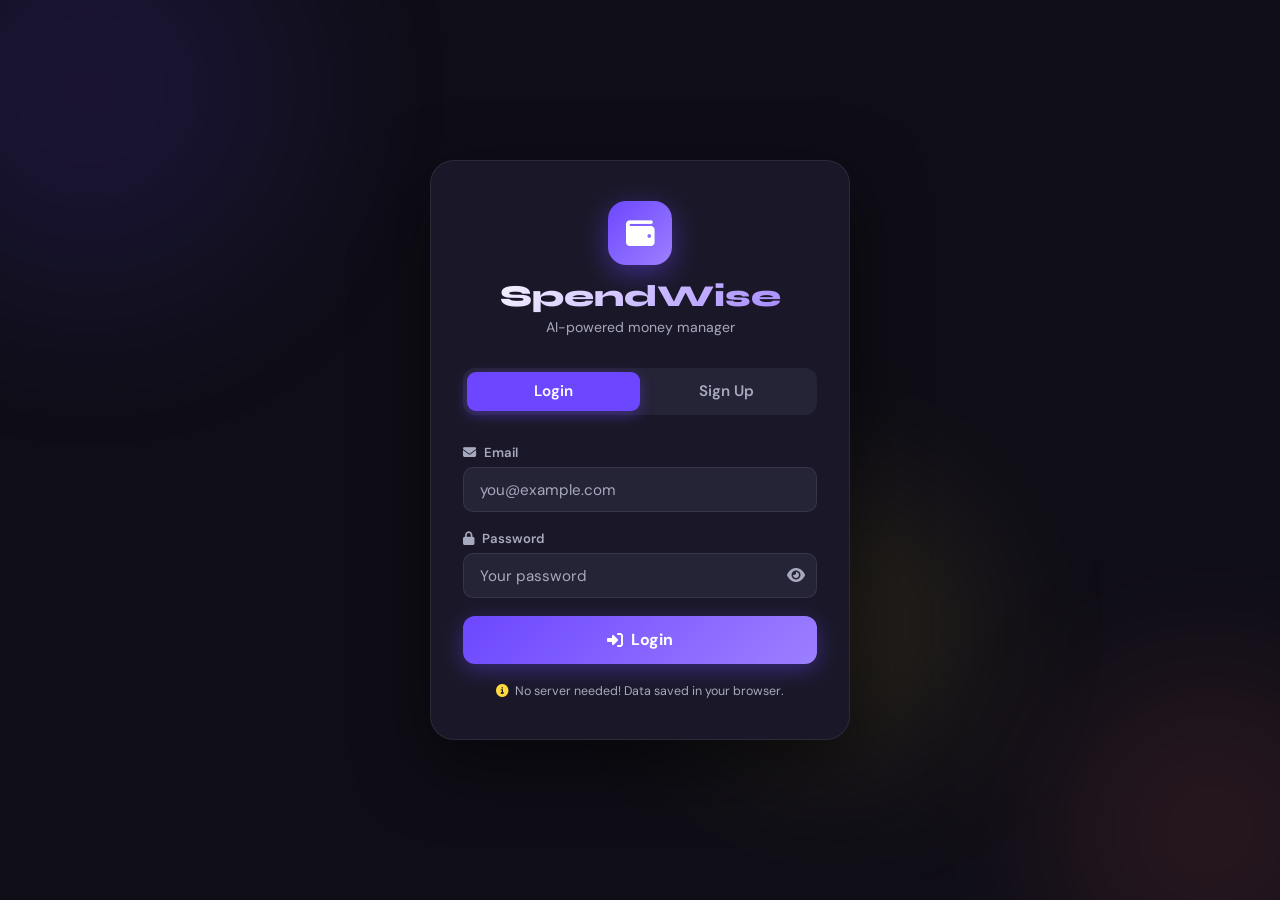
<file: spendwise/index.html>
<!DOCTYPE html>
<html lang="en">
<head>
  <meta charset="UTF-8"/>
  <meta name="viewport" content="width=device-width, initial-scale=1.0"/>
  <title>SpendWise — Login</title>
  <link rel="stylesheet" href="css/auth.css"/>
  <link href="https://fonts.googleapis.com/css2?family=Syne:wght@700;800&family=DM+Sans:wght@400;500;600&display=swap" rel="stylesheet"/>
  <link rel="stylesheet" href="https://cdnjs.cloudflare.com/ajax/libs/font-awesome/6.5.0/css/all.min.css"/>
</head>
<body>
  <div class="bg-blob b1"></div>
  <div class="bg-blob b2"></div>
  <div class="bg-blob b3"></div>

  <div class="auth-wrap">
    <div class="auth-card">

      <!-- Logo -->
      <div class="logo-area">
        <div class="logo-box"><i class="fas fa-wallet"></i></div>
        <h1>SpendWise</h1>
        <p>AI-powered money manager</p>
      </div>

      <!-- Tabs -->
      <div class="tabs">
        <button class="tab active" id="tabLogin" onclick="switchTab('login')">Login</button>
        <button class="tab" id="tabSignup" onclick="switchTab('signup')">Sign Up</button>
        <div class="tab-bar" id="tabBar"></div>
      </div>

      <!-- LOGIN PANEL -->
      <div id="loginPanel" class="panel active">
        <div class="field">
          <label><i class="fas fa-envelope"></i> Email</label>
          <input type="email" id="lEmail" placeholder="you@example.com"/>
        </div>
        <div class="field">
          <label><i class="fas fa-lock"></i> Password</label>
          <div class="pw-wrap">
            <input type="password" id="lPass" placeholder="Your password"/>
            <button class="eye" onclick="toggleEye('lPass',this)"><i class="fas fa-eye"></i></button>
          </div>
        </div>
        <div id="lMsg" class="msg hidden"></div>
        <button class="btn-main" onclick="doLogin()"><i class="fas fa-sign-in-alt"></i> Login</button>
      </div>

      <!-- SIGNUP FORM -->
      <div id="signupPanel" class="panel">
        <div class="field">
          <label><i class="fas fa-user"></i> Full Name</label>
          <input type="text" id="sName" placeholder="Your full name"/>
        </div>
        <div class="field">
          <label><i class="fas fa-envelope"></i> Email</label>
          <input type="email" id="sEmail" placeholder="you@example.com"/>
        </div>
        <div class="field">
          <label><i class="fas fa-lock"></i> Password</label>
          <div class="pw-wrap">
            <input type="password" id="sPass" placeholder="Min. 6 characters"/>
            <button class="eye" onclick="toggleEye('sPass',this)"><i class="fas fa-eye"></i></button>
          </div>
        </div>
        <div id="sMsg" class="msg hidden"></div>
        <button class="btn-main" onclick="doSignup()"><i class="fas fa-user-plus"></i> Create Account</button>
      </div>

      <p class="demo-note">
        <i class="fas fa-info-circle"></i>
        No server needed! Data saved in your browser.
      </p>

    </div>
  </div>

  <script>
    // ─── If already logged in, go to dashboard ───
    if (localStorage.getItem('sw_user')) {
      window.location.href = 'pages/dashboard.html';
    }

    // ─── Tab switch ───
    let curTab = 'login';
    function switchTab(t) {
      curTab = t;
      document.getElementById('loginPanel').classList.toggle('active', t === 'login');
      document.getElementById('signupPanel').classList.toggle('active', t === 'signup');
      document.getElementById('tabLogin').classList.toggle('active', t === 'login');
      document.getElementById('tabSignup').classList.toggle('active', t === 'signup');
      document.getElementById('tabBar').style.transform = t === 'signup' ? 'translateX(100%)' : 'translateX(0)';
    }

    // ─── Toggle password visibility ───
    function toggleEye(id, btn) {
      const inp = document.getElementById(id);
      const ic  = btn.querySelector('i');
      inp.type  = inp.type === 'password' ? 'text' : 'password';
      ic.className = inp.type === 'password' ? 'fas fa-eye' : 'fas fa-eye-slash';
    }

    // ─── Show message ───
    function showMsg(id, text, type) {
      const el = document.getElementById(id);
      el.textContent = text;
      el.className = 'msg ' + type;
    }

    // ─── Get users DB ───
    function getUsers() {
      return JSON.parse(localStorage.getItem('sw_users') || '[]');
    }
    function saveUsers(u) {
      localStorage.setItem('sw_users', JSON.stringify(u));
    }

    // ─── LOGIN ───
    function doLogin() {
      const email = document.getElementById('lEmail').value.trim();
      const pass  = document.getElementById('lPass').value;

      if (!email || !pass) return showMsg('lMsg','Please fill in all fields.','error');

      const users = getUsers();
      const user  = users.find(u => u.email === email && u.password === pass);

      if (!user) return showMsg('lMsg','Wrong email or password.','error');

      localStorage.setItem('sw_user', JSON.stringify({ name: user.name, email: user.email }));
      showMsg('lMsg', 'Login successful! Redirecting...', 'success');
      setTimeout(() => { window.location.href = 'pages/dashboard.html'; }, 700);
    }

    // ─── SIGNUP ───
    function doSignup() {
      const name  = document.getElementById('sName').value.trim();
      const email = document.getElementById('sEmail').value.trim();
      const pass  = document.getElementById('sPass').value;

      if (!name || !email || !pass) return showMsg('sMsg','Please fill in all fields.','error');
      if (pass.length < 6)          return showMsg('sMsg','Password must be 6+ characters.','error');

      const users = getUsers();
      if (users.find(u => u.email === email)) return showMsg('sMsg','Email already registered. Please login.','error');

      users.push({ name, email, password: pass });
      saveUsers(users);

      localStorage.setItem('sw_user', JSON.stringify({ name, email }));
      showMsg('sMsg', 'Account created! Redirecting...', 'success');
      setTimeout(() => { window.location.href = 'pages/dashboard.html'; }, 700);
    }

    // ─── Enter key ───
    document.addEventListener('keydown', e => {
      if (e.key === 'Enter') curTab === 'login' ? doLogin() : doSignup();
    });
  </script>
</body>
</html>
</file>
<file: spendwise/css/auth.css>
/*---Global resets and variables---*/
*,*::before,*::after{box-sizing:border-box;margin:0;padding:0}

:root{
  --p:#6c47ff;--pl:#9d7fff;--s:#ff6b6b;--acc:#ffd93d;
  --bg:#0f0e17;--sur:#1a1828;--sur2:#252336;
  --tx:#fffffe;--muted:#a7a9be;--bdr:rgba(255,255,255,0.08);
  --ok:#d6061b;--err:#ef233c;
}
/*main body styling*/

body{
  font-family:'DM Sans',sans-serif;background:var(--bg);
  color:var(--tx);min-height:100vh;display:flex;
  align-items:center;justify-content:center;overflow:hidden;
}

/* blobs */
.bg-blob{position:fixed;border-radius:50%;filter:blur(90px);opacity:.12;pointer-events:none;animation:flt 9s ease-in-out infinite;}
.b1{width:420px;height:420px;background:var(--p);top:-120px;left:-120px;animation-delay:0s}
.b2{width:300px;height:300px;background:var(--s);bottom:-80px;right:-80px;animation-delay:3s}
.b3{width:260px;height:260px;background:var(--acc);top:55%;left:55%;animation-delay:6s}
@keyframes flt{0%,100%{transform:translateY(0) scale(1)}50%{transform:translateY(-28px) scale(1.06)}}

.auth-wrap{display:flex;align-items:center;justify-content:center;min-height:100vh;width:100%;padding:1rem;position:relative;z-index:1}

.auth-card{
  background:var(--sur);border:1px solid var(--bdr);border-radius:24px;
  padding:2.5rem 2rem;width:100%;max-width:420px;
  box-shadow:0 24px 70px rgba(0,0,0,.55);
  animation:up .5s cubic-bezier(.16,1,.3,1);
}
@keyframes up{from{opacity:0;transform:translateY(36px)}to{opacity:1;transform:translateY(0)}}

/* logo */
.logo-area{text-align:center;margin-bottom:2rem}
.logo-box{
  width:64px;height:64px;margin:0 auto .8rem;border-radius:18px;
  background:linear-gradient(135deg,var(--p),var(--pl));
  display:flex;align-items:center;justify-content:center;
  font-size:1.8rem;box-shadow:0 8px 28px rgba(108,71,255,.45);
}
.logo-area h1{font-family:'Syne',sans-serif;font-size:1.9rem;font-weight:800;
  background:linear-gradient(135deg,#fff,var(--pl));-webkit-background-clip:text;-webkit-text-fill-color:transparent}
.logo-area p{color:var(--muted);font-size:.88rem;margin-top:.25rem}

/* tabs */
.tabs{display:flex;background:var(--sur2);border-radius:12px;padding:4px;margin-bottom:1.8rem;position:relative}
.tab{flex:1;background:transparent;border:none;color:var(--muted);font-family:'DM Sans',sans-serif;
  font-size:.95rem;font-weight:600;padding:.6rem;cursor:pointer;border-radius:10px;position:relative;z-index:1;transition:color .25s}
.tab.active{color:var(--tx)}
.tab-bar{
  position:absolute;left:4px;top:4px;bottom:4px;width:calc(50% - 4px);
  background:var(--p);border-radius:9px;
  transition:transform .32s cubic-bezier(.34,1.56,.64,1);
  box-shadow:0 4px 14px rgba(108,71,255,.4);
}

/* panels */
.panel{display:none}.panel.active{display:block;animation:fd .3s ease}
@keyframes fd{from{opacity:0;transform:translateX(8px)}to{opacity:1;transform:translateX(0)}}

/* fields */
.field{margin-bottom:1.1rem}
.field label{display:block;font-size:.82rem;color:var(--muted);margin-bottom:.4rem;font-weight:600}
.field label i{margin-right:.3rem}
.field input{
  width:100%;background:var(--sur2);border:1.5px solid var(--bdr);border-radius:10px;
  padding:.72rem 1rem;color:var(--tx);font-family:'DM Sans',sans-serif;font-size:.95rem;
  outline:none;transition:border-color .2s,box-shadow .2s;
}
.field input:focus{border-color:var(--p);box-shadow:0 0 0 3px rgba(108,71,255,.15)}
.field input::placeholder{color:var(--muted)}

.pw-wrap{position:relative}
.pw-wrap input{padding-right:3rem}
.eye{position:absolute;right:.75rem;top:50%;transform:translateY(-50%);
  background:none;border:none;color:var(--muted);cursor:pointer;font-size:1rem;transition:color .2s}
.eye:hover{color:var(--tx)}

/* button */
.btn-main{
  width:100%;background:linear-gradient(135deg,var(--p),var(--pl));
  color:#fff;border:none;border-radius:12px;padding:.85rem;
  font-family:'DM Sans',sans-serif;font-size:1rem;font-weight:700;
  cursor:pointer;display:flex;align-items:center;justify-content:center;gap:.5rem;
  margin-top:.4rem;box-shadow:0 6px 22px rgba(108,71,255,.38);
  transition:transform .2s,box-shadow .2s;
}
.btn-main:hover{transform:translateY(-2px);box-shadow:0 10px 30px rgba(108,71,255,.5)}
.btn-main:active{transform:translateY(0)}

/* messages */
.msg{margin-top:.85rem;padding:.7rem 1rem;border-radius:10px;font-size:.88rem;text-align:center;animation:fd .3s}
.msg.success{background:rgba(6,214,160,.14);color:var(--ok);border:1px solid rgba(6,214,160,.3)}
.msg.error{background:rgba(239,35,60,.14);color:var(--err);border:1px solid rgba(239,35,60,.3)}
.hidden{display:none!important}

.demo-note{text-align:center;color:var(--muted);font-size:.78rem;margin-top:1.2rem}
.demo-note i{margin-right:.3rem;color:var(--acc)}

@media(max-width:440px){.auth-card{padding:2rem 1.25rem}}
</file>
